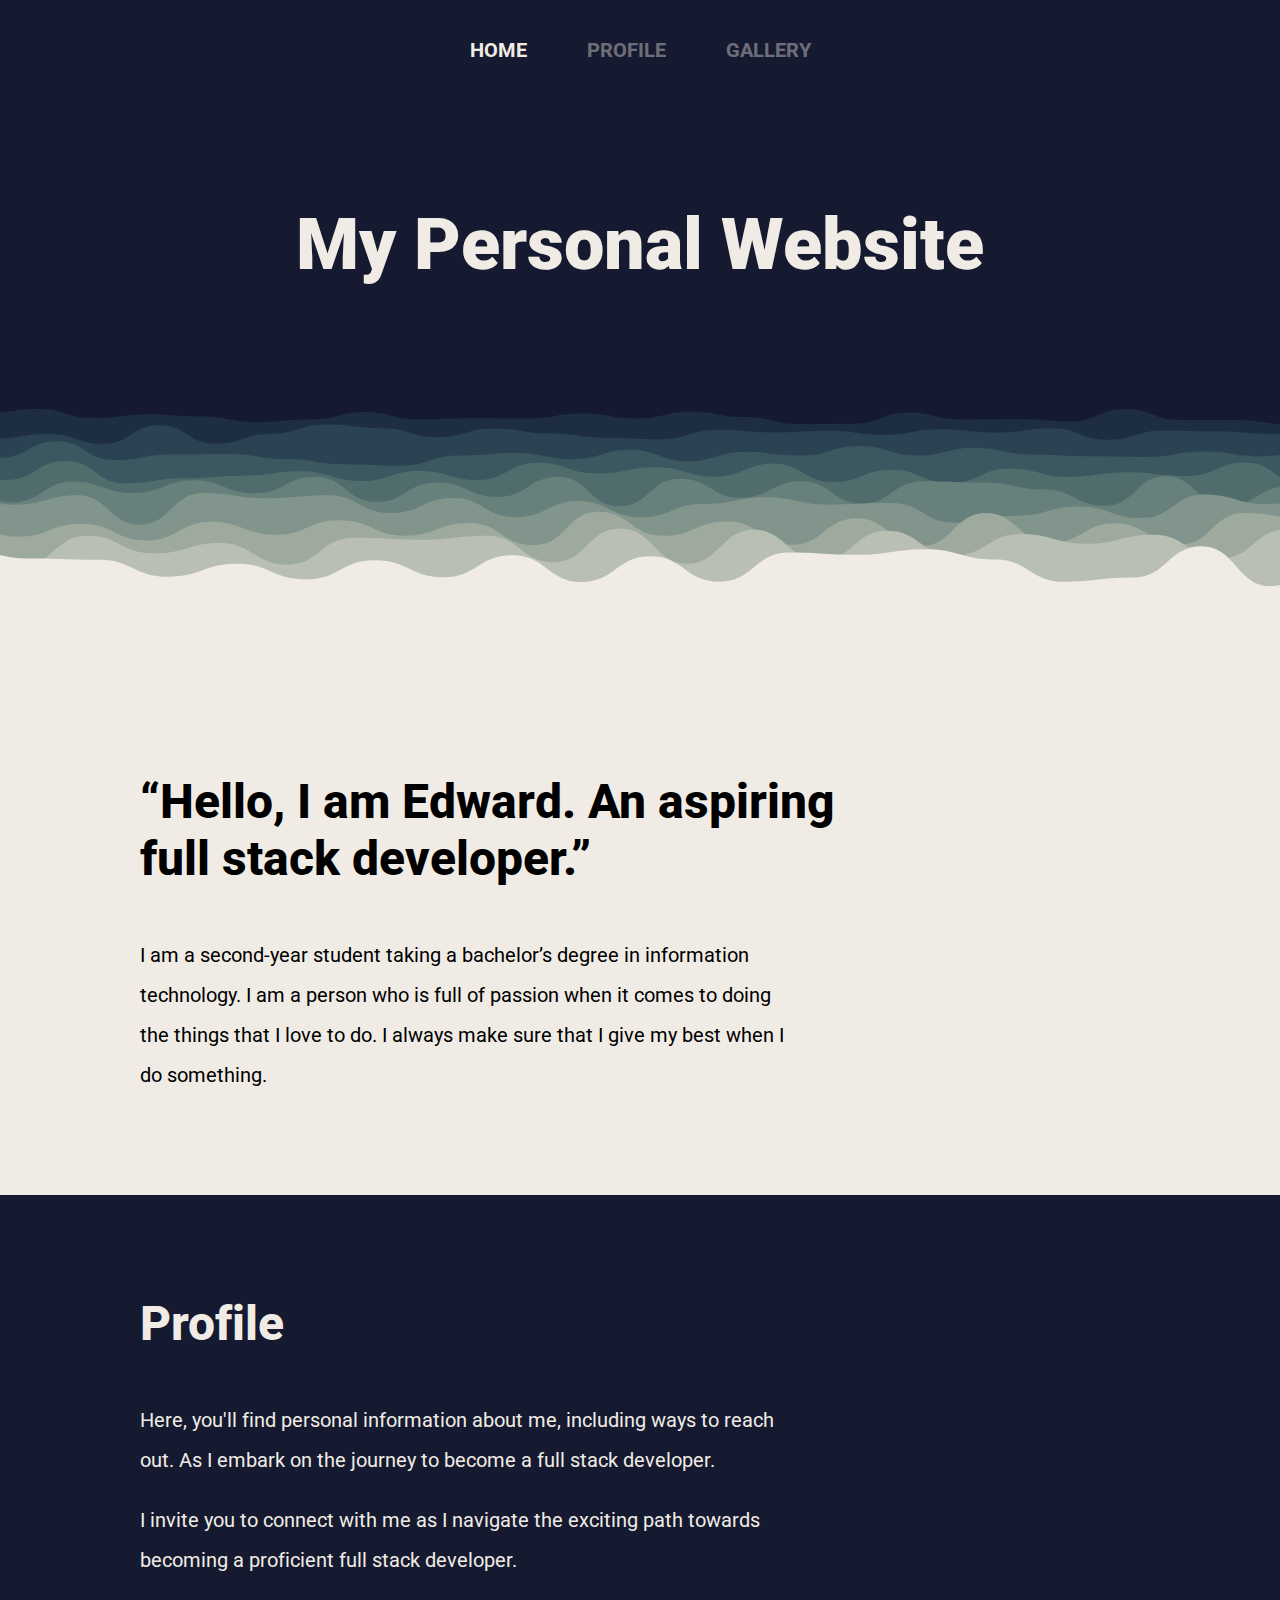
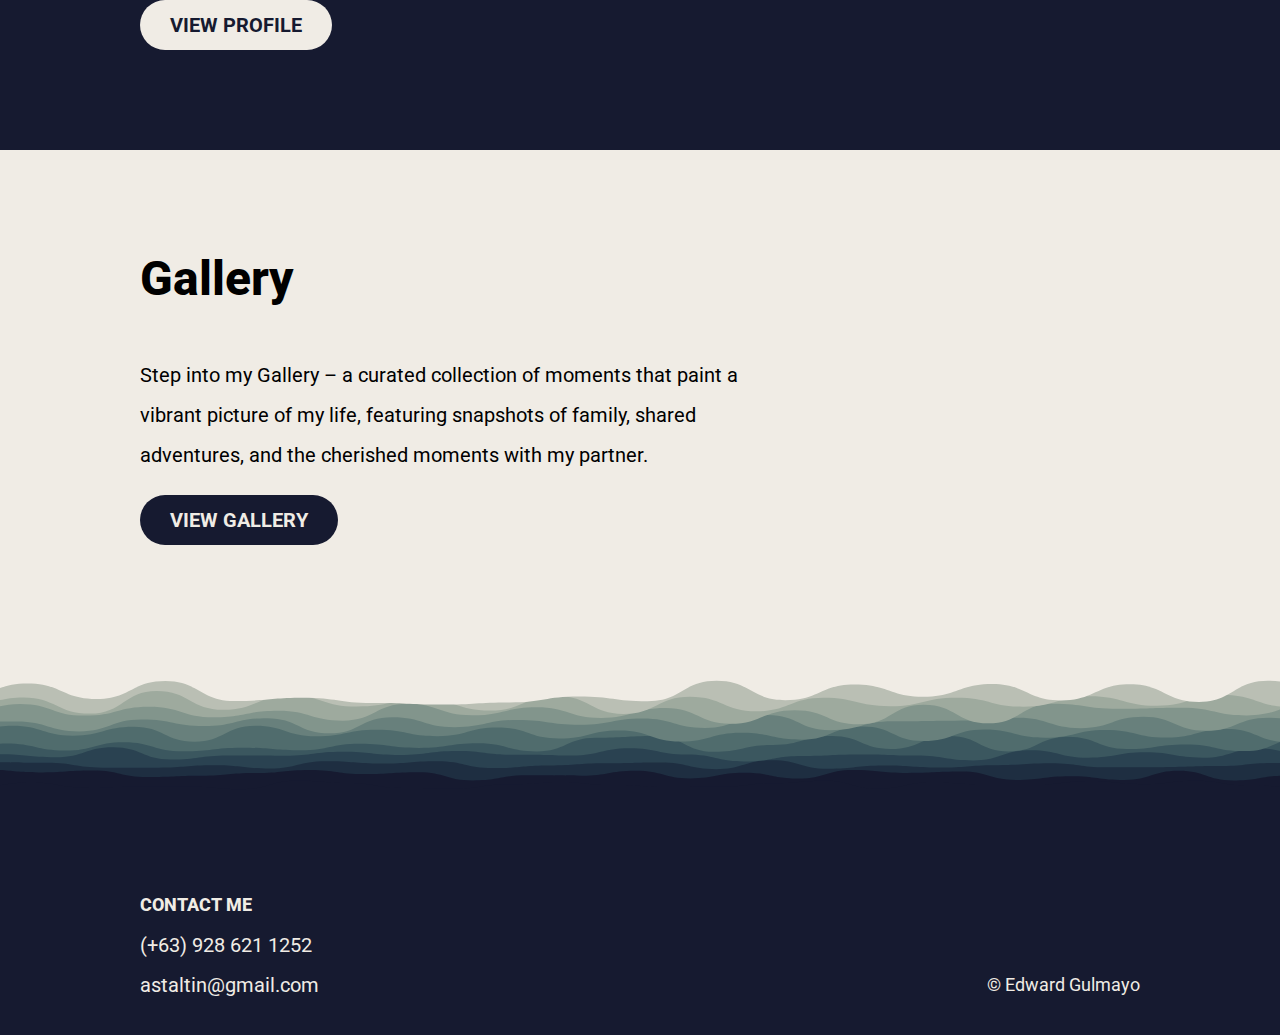
<file: index.html>
<!DOCTYPE html>
<html lang="en">

<head>
    <meta charset="UTF-8" />
    <meta http-equiv="X-UA-Compatible" content="ie=edge" />
    <meta name="viewport" content="width=device-width, initial-scale=1.0" />
    <meta name="author" content="Edward Gulmayo" />
    <meta name="description" content="Welcome to my personal website!" />
    <title>Personal Website</title>
    <!-- preconnects -->
    <link rel="preconnect" href="https://fonts.googleapis.com" />
    <link rel="preconnect" href="https://fonts.gstatic.com" crossorigin />
    <!-- favicons -->
    <link rel="apple-touch-icon" sizes="180x180" href="images/favicon/apple-touch-icon.png" />
    <link rel="icon" type="image/png" sizes="32x32" href="images/favicon/favicon-32x32.png" />
    <link rel="icon" type="image/png" sizes="16x16" href="images/favicon/favicon-16x16.png" />
    <link rel="manifest" href="site.webmanifest" />
    <!-- preloads -->
    <link rel="preload" as="image" type="image/svg+xml" href="images/ocean-live-675.svg" />
    <link rel="preload" as="style"
        href="https://fonts.googleapis.com/css2?family=Roboto:wght@400;700;900&display=swap" />
    <link rel="preload" as="image" type="image/svg+xml" href="images/ocean-live-350.svg" />
    <!-- styles -->
    <link rel="stylesheet" href="https://fonts.googleapis.com/css2?family=Roboto:wght@400;700;900&display=swap" />
    <link rel="stylesheet" href="css/base.css" />
    <link rel="stylesheet" href="css/utilities.css" />
    <link rel="stylesheet" href="css/layout.css" />
    <link rel="stylesheet" href="css/components.css" />
    <link rel="stylesheet" href="css/style.css" />
</head>

<body>
    <header class="layout primary-header">
        <nav class="primary-nav">
            <ul>
                <li><a href="index.html" data-current-link>Home</a></li>
                <li><a href="pages/profile/index.html">Profile</a></li>
                <li><a href="pages/gallery/index.html">Gallery</a></li>
            </ul>
        </nav>

        <section class="landing">
            <h1>My Personal Website</h1>
        </section>

        <div class="full-width" style="height:286px;overflow:hidden;transform:rotate(180deg);">
            <div
                style="height:675px;background:url('images/ocean-live-675.svg') repeat-x center;transform:rotate(180deg);">
            </div>
        </div>
    </header>

    <main class="primary-main">
        <div class="layout main-content">
            <section>
                <h2><q>Hello, I am Edward. An aspiring <br> full stack developer.</q></h2>

                <p>I am a second-year student taking a bachelor’s degree in information technology. I am a person who is
                    full of passion when it comes to doing the things that I love to do. I always make sure that I give
                    my
                    best when I do something.</p>
            </section>

            <section class="full-width-content section-highlight">
                <h2>Profile</h2>

                <p>Here, you'll find personal information about me, including ways to reach out. As I embark on the
                    journey to become a full stack developer.</p>
                <p>I invite you to connect with me as I navigate the exciting path towards becoming a proficient full
                    stack developer.</p>

                <a class="button" href="pages/profile/index.html" role="button">View Profile</a>
            </section>

            <section>
                <h2>Gallery</h2>

                <p>Step into my Gallery – a curated collection of moments that paint a vibrant picture of my life,
                    featuring snapshots of family, shared adventures, and the cherished moments with my partner.</p>

                <a class="button" href="pages/gallery/index.html" role="button">View Gallery</a>
            </section>
        </div>
    </main>

    <footer class="layout primary-footer">
        <div class="full-width" style="height:145px;overflow:hidden;">
            <div style="height:350px;background:url('images/ocean-live-350.svg') repeat-x center;">
            </div>
        </div>

        <div>
            <section class="contact-section">
                <h2>Contact me</h2>

                <ul>
                    <li><a href="tel:+639286211252">(+63) 928 621 1252</a></li>
                    <li><a href="mailto:astaltin@gmail.com">astaltin@gmail.com</a></li>
                </ul>
            </section>

            <p class="copyright-text">&copy; Edward Gulmayo</p>
        </div>
    </footer>
</body>

</html>
</file>
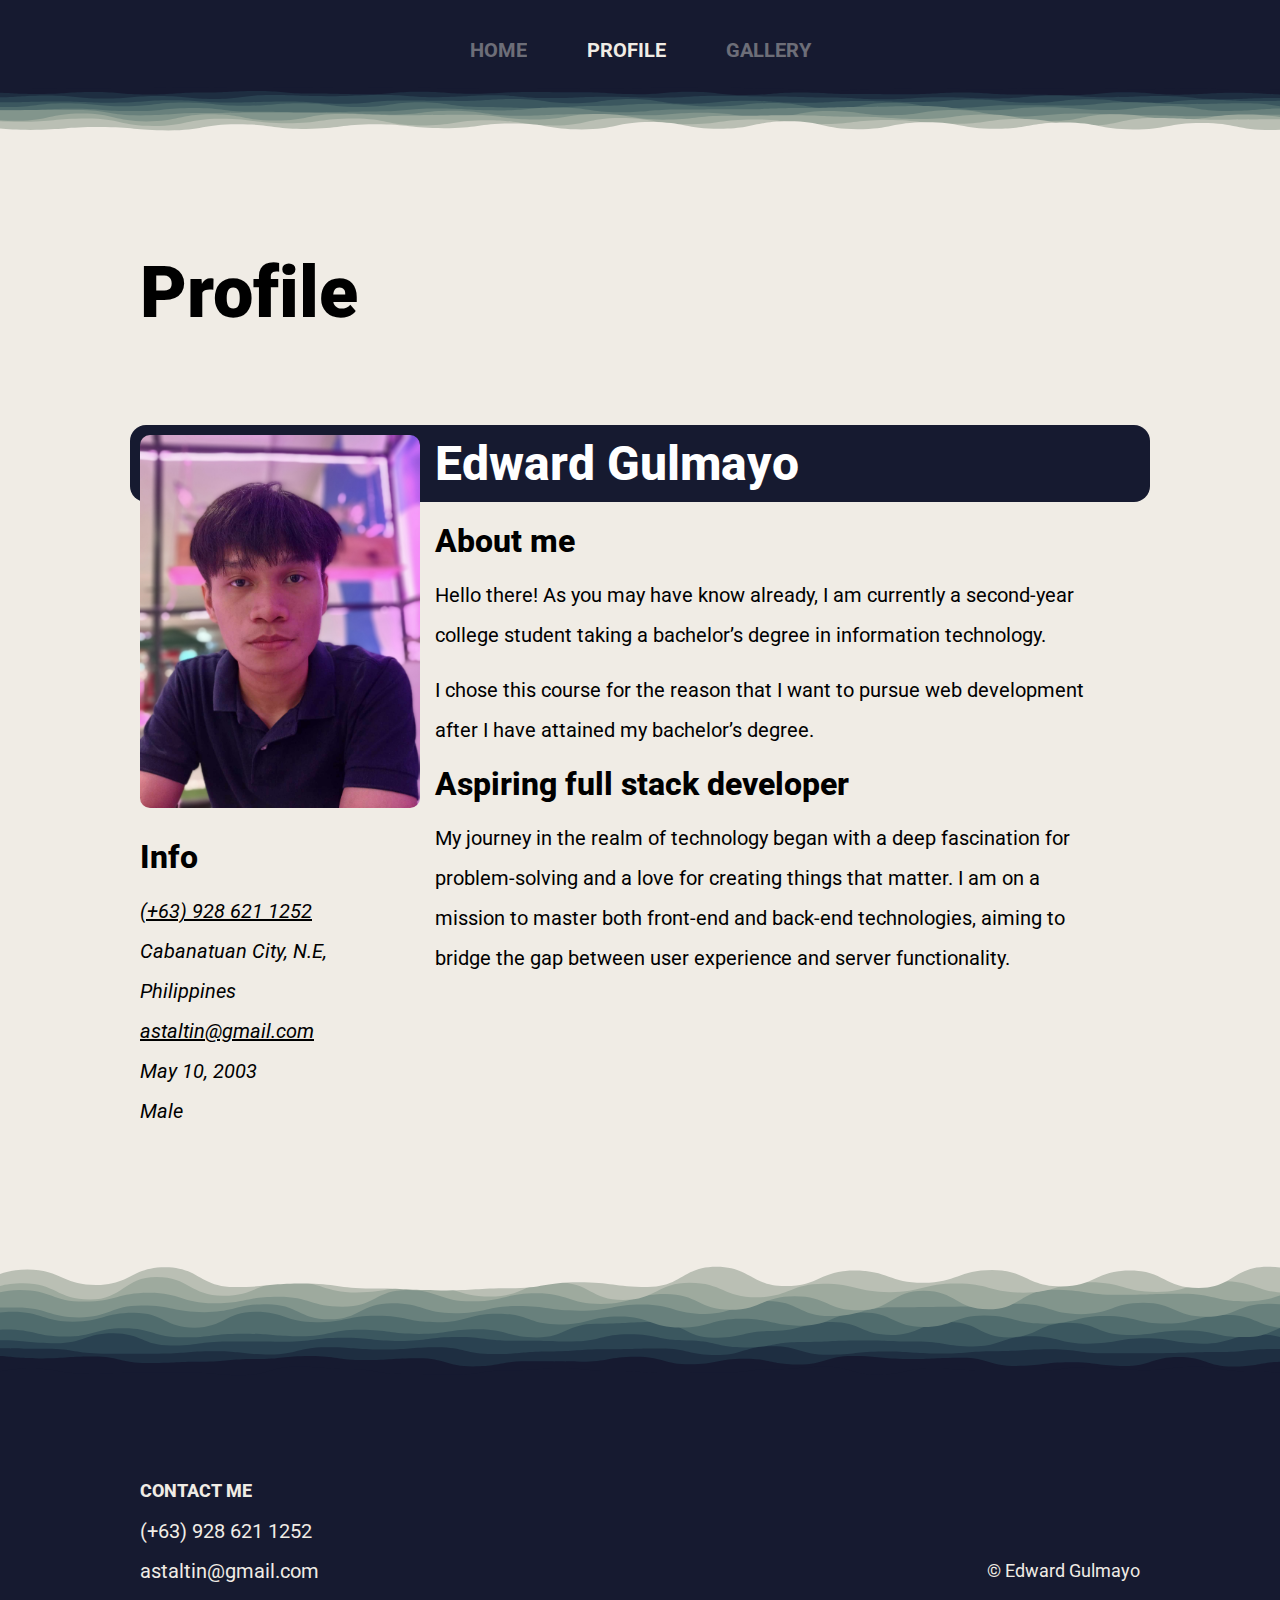
<file: pages/profile/index.html>
<!DOCTYPE html>
<html lang="en">

<head>
    <meta charset="UTF-8" />
    <meta http-equiv="X-UA-Compatible" content="ie=edge" />
    <meta name="viewport" content="width=device-width, initial-scale=1.0" />
    <meta name="author" content="Edward Gulmayo" />
    <meta name="description"
        content="Here, you'll find personal information about me, including ways to reach out. As I embark on the journey to become a full stack developer. I invite you to connect with me as I navigate the exciting path towards becoming a proficient full stack developer." />
    <title>Profile | Personal Website</title>
    <base href="../../" />
    <!-- preconnects -->
    <link rel="preconnect" href="https://fonts.googleapis.com" />
    <link rel="preconnect" href="https://fonts.gstatic.com" crossorigin />
    <!-- favicons -->
    <link rel="apple-touch-icon" sizes="180x180" href="images/favicon/apple-touch-icon.png" />
    <link rel="icon" type="image/png" sizes="32x32" href="images/favicon/favicon-32x32.png" />
    <link rel="icon" type="image/png" sizes="16x16" href="images/favicon/favicon-16x16.png" />
    <link rel="manifest" href="site.webmanifest" />
    <!-- preloads -->
    <link rel="preload" as="image" type="image/svg+xml" href="images/ocean-live-150.svg" />
    <link rel="preload" as="style"
        href="https://fonts.googleapis.com/css2?family=Roboto:wght@400;700;900&display=swap" />
    <link rel="preload" as="image" type="image/svg+xml" href="images/ocean-live-350.svg" />
    <!-- styles -->
    <link rel="stylesheet" href="https://fonts.googleapis.com/css2?family=Roboto:wght@400;700;900&display=swap" />
    <link rel="stylesheet" href="css/base.css" />
    <link rel="stylesheet" href="css/utilities.css" />
    <link rel="stylesheet" href="css/layout.css" />
    <link rel="stylesheet" href="css/components.css" />
    <link rel="stylesheet" href="css/style.css" />
</head>

<body>
    <header class="layout secondary-header">
        <nav class="primary-nav">
            <ul>
                <li><a href="index.html">Home</a></li>
                <li><a href="pages/profile/index.html" data-current-link>Profile</a></li>
                <li><a href="pages/gallery/index.html">Gallery</a></li>
            </ul>
        </nav>

        <div class="full-width" style="height:63px;overflow:hidden;transform:rotate(180deg);">
            <div
                style="height:150px;background:url('images/ocean-live-150.svg') repeat-x center;transform:rotate(180deg);">
            </div>
        </div>
    </header>

    <main class="primary-main">
        <div class="layout main-content">
            <h1>Profile</h1>

            <section class="profile">
                <h2 class="profile__title">Edward Gulmayo</h2>

                <img class="profile__image" src="images/edward-gulmayo.jpg" alt="A picture of Edward" />

                <section class="profile__info">

                    <h3>Info</h3>

                    <ul>
                        <li><a href="tel:+639286211252">(+63) 928 621 1252</a></li>
                        <li>Cabanatuan City, N.E, Philippines</li>
                        <li><a href="mailto:astaltin@gmail.com">astaltin@gmail.com</a></li>
                        <li>May 10, 2003</li>
                        <li>Male</li>
                    </ul>
                </section>

                <div class="profile__paragraph">
                    <section>
                        <h3>About me</h3>

                        <p>Hello there! As you may have know already, I am currently a second-year college student
                            taking a
                            bachelor’s degree in information technology.</p>
                        <p>I chose this course for the reason that I want to pursue web development after I have
                            attained my
                            bachelor’s degree. </p>
                    </section>

                    <section>
                        <h3>Aspiring full stack developer</h3>

                        <p>My journey in the realm of technology began with a deep fascination for problem-solving and a
                            love for creating things that matter. I am on a mission to master both front-end and
                            back-end
                            technologies, aiming to bridge the gap between user experience and server functionality.</p>
                    </section>
                </div>
            </section>
        </div>
    </main>

    <footer class="layout primary-footer">
        <div class="full-width" style="height:145px;overflow:hidden;">
            <div style="height:350px;background:url('images/ocean-live-350.svg') repeat-x center;">
            </div>
        </div>

        <div>
            <section class="contact-section">
                <h2>Contact me</h2>

                <ul>
                    <li><a href="tel:+639286211252">(+63) 928 621 1252</a></li>
                    <li><a href="mailto:astaltin@gmail.com">astaltin@gmail.com</a></li>
                </ul>
            </section>

            <p class="copyright-text">&copy; Edward Gulmayo</p>
        </div>
    </footer>
</body>

</html>
</file>
<file: css/base.css>
/*====================*
    VARIABLES
 *====================*/
:root {
    --rounded: .625rem;
    --rounded-medium: 1rem;
    --rounded-full: 9999px;

    --fw-900: 900;
    --fw-800: 800;
    --fw-700: 700;

    --fs-small: 1.125rem;
    --fs-base: 1.25rem;
    --fs-medium: 2rem;
    --fs-large: 3rem;
    --fs-xlarge: 4.5rem;

    --ff: 'Roboto', sans-serif;

    --clr-primary: #161A30;
    --clr-secondary: #F0ECE5;

    --clr-neutral-100: #fff;
    --clr-neutral-500: hsl(0, 0%, 50%);
    --clr-neutral-800: hsl(0, 0%, 10%);
    --clr-neutral-900: #000;
}

/*====================*
    RESETS
 *====================*/
*, *::before, *::after {
    box-sizing: border-box;
}

* {
    margin: 0;
    padding: 0;
    font: inherit;
}

a,
span,
svg, img,
ul, li {
    display: block;
}

svg,
img {
    max-width: 100%;
}

a {
    text-decoration: none;
    color: inherit;
}

html {
    scroll-behavior: smooth;
}

@media only screen and (max-width: 640px) {
    html {
        font-size: 90%;
    }

}

body {
    display: grid;
    grid-template-rows: auto 1fr auto;
    min-height: 100vh;
    min-height: 100svh;
    background-color: var(--clr-secondary);
    font: var(--fs-base)/2em var(--ff);
    text-rendering: optimizeSpeed;
    color: var(--clr-neutral-900);
}

body::-webkit-scrollbar {
    width: .3125rem;
}

body::-webkit-scrollbar-track {
    background-color: var(--clr-neutral-500);
}

body::-webkit-scrollbar-thumb {
    border-radius: var(--rounded-full);
    background-color: var(--clr-neutral-800);
}

/*====================*
    TYPOGRAPHY
 *====================*/
h1, h2, h3 {
    line-height: normal;
}

h2, h3 {
    font-weight: var(--fw-800);
}

h1 {
    font-weight: var(--fw-900);
    font-size: var(--fs-xlarge);
}

h2 {
font-size: var(--fs-large);
}

h3 {
    font-size: var(--fs-medium);
}
</file>
<file: css/utilities.css>
/*====================*
    UTILITIES
 *====================*/
.layout {
    --padding-inline: .9375rem;
    --content-min-width: calc(100% - var(--padding-inline) * 2);
    --content-max-width: 62.5rem;

    display: grid;
    grid-template-columns: 
        [full-width-start] minmax(var(--padding-inline), 1fr)
        [content-start] min(var(--content-min-width), var(--content-max-width)) [content-end]
        minmax(var(--padding-inline), 1fr) [full-width-end];
    row-gap: var(--row-gap);
}

.layout > :not(.full-width, .full-width-content),
.full-width-content > :not(.full-width, .full-width-content) {
    grid-column: content;
}

.full-width {
    grid-column: full-width;
}

.full-width-content {
    grid-column: full-width;
    display: inherit;
    grid-template-columns: inherit;
}
</file>
<file: css/layout.css>
.primary-header, .primary-footer, 
.secondary-header, .secondary-footer {
    background-position-x: center;
}

.primary-header,
.secondary-header {
    --row-gap: 6.25rem;
    position: relative;
}   

.primary-header::after,
.secondary-header::after {
    position: absolute;
    bottom: -.625rem;
    width: 100%;
    height: 1.25rem;
    content: "";    
}

.secondary-header {
    --row-gap: 0;
}

.landing {
    text-align: center;
}

.main-content {
    --row-gap: 6.25rem;
    padding-block: var(--row-gap);
}

.main-content > .section-highlight {
    padding-block: 6.25rem;
}

.main-content > section:not(.gallery) > :not(.button) {
    max-width: 60ch;
}

.main-content > section:not(.profile, .gallery) > :not(:last-child) {
    padding-bottom: 1em;
}

.profile {
    --spacer: .9375rem;
    position: relative;
    display: grid;
    grid-template-columns: 17.5rem;
    grid-template-rows: minmax(57.2333px, auto);
    grid-template-areas: 
        "image heading"
        "image paragraph"
        "info paragraph";
    gap: var(--spacer); 
}

.profile::before {
    grid-row: 1 / 2;
    position: absolute;
    inset: 0;
    inset: -.625rem;
    z-index: -1;
    content: "";
}

.profile section > h3,
.profile section > p:not(:last-of-type) {
    padding-bottom: var(--spacer);
}

.profile__title {
    grid-area: heading;
}

.profile__image {
    grid-area: image;
    width: 100%;    
    margin-bottom: var(--spacer);
}

.profile__paragraph {
    grid-area: paragraph;
}

.profile__paragraph > section:not(:last-of-type) {
    margin-block: var(--spacer);
}

.profile__info {
    grid-area: info;
}

.gallery {
    --item-gap: .5em;
    display: flex;
    flex-wrap: wrap;
    gap: var(--item-gap);
}

.gallery > div {
    flex: 1 1 calc((var(--content-max-width) - (var(--item-gap) * 2))  / 3);

    display: flex;
    flex-direction: column;
    gap: var(--item-gap);
}

.gallery > div > img {
    flex: auto;

    object-fit: cover;
    object-position: center;
    width: 100%;
    overflow: hidden;
}

@media only screen and (max-width: 971px) {
    .profile {
        grid-template-areas: 
            "image heading"
            "image info"
            "paragraph paragraph";
    }

    .profile::before {
        grid-row-end: 3;
    }

    .profile > img {
        margin-bottom: 0;
    }

    .profile__info > * {
        color: var(--clr-secondary);
    }
}

@media only screen and (max-width: 687px) {
    .profile {
        grid-template-columns: initial;
        grid-template-rows: initial;
        grid-template-areas: 
            "heading"
            "image"
            "info"
            "paragraph";
    }

    .profile::before {
        grid-row-end: 2;
    }

    .profile__info > * {
        color: inherit;
    }
}
</file>
<file: css/components.css>
/*====================*
    BUTTON
 *====================*/
.button {
    border-radius: var(--rounded-full);
    max-width: fit-content;
    background: var(--clr-primary);
    padding: .75em 1.5em;
    font-weight: var(--fw-700);
    line-height: 1em;
    text-transform: uppercase;
    color: var(--clr-secondary);
    transition: 
        transform 100ms ease-in-out, 
        box-shadow 100ms ease-in-out;
}

.button:hover {
    transform: scale(1.03);
    box-shadow: 0 .15em .25em .05em #00000080;
    filter: brightness(85%);
}

/*====================*
    NAVIGATION
 *====================*/
.primary-nav {
    padding-block: 1.5em 1.615em;
}

.secondary-header > .primary-nav {
    padding-bottom: .85em;
}

.primary-nav > ul {
    display: flex;
    flex-wrap: wrap;
    justify-content: center;
    align-items: center;
    gap: .75em 3em;   
}

.primary-nav > ul > li {
    font-weight: var(--fw-700);
    text-transform: uppercase;
}

.primary-nav > ul > li > a:not([data-current-link]) {
    opacity: .4;
}

.primary-nav > ul > li > a:not([data-current-link]):hover {
    opacity: .6;
}

/*====================*
    FOOTER
 *====================*/
.primary-footer {
    background-color: var(--clr-primary);
}

.primary-footer h2 {
    font-size: var(--fs-small);
    line-height: inherit;
    text-transform: uppercase;
}

.primary-footer p {
    font-size: var(--fs-small);
}

.primary-footer > :not(.full-width) {
    display: grid;
    grid-template-areas: 
        "contact ."
        "contact copyright";
    padding-block: 4.75em 1.5em;
}

.contact-section {
    grid-area: contact;
    width: fit-content;
}

.contact-section > ul > li > a:hover {
    text-decoration: underline;
}

.copyright-text {
    grid-area: copyright;
    justify-self: flex-end;
}

@media only screen and (max-width: 640px) {
    .primary-footer > :not(.full-width) {
        grid-template-areas: 
            "contact"
            "copyright";
    }

    .copyright-text {
        margin-top: 0.833331em;
        justify-self: initial;
    }
}
</file>
<file: css/style.css>
.primary-header, .primary-footer, 
.secondary-header, .secondary-footer {
    color: var(--clr-secondary);
}

.primary-header,
.secondary-header {
    background-color: var(--clr-primary);
}

.primary-header::after,
.secondary-header::after {
    background-color: var(--clr-secondary);
}

.main-content > .section-highlight {
    background-color: var(--clr-primary);
    color: var(--clr-secondary);
}

.section-highlight > .button {
    background-color: var(--clr-secondary);
    color: var(--clr-primary);
}

.profile::before {
    border-radius: var(--rounded-medium);
    background-color: var(--clr-primary);
}

.profile__title {
    color: var(--clr-neutral-100);
}

.profile__image {
    border-radius: var(--rounded);
    background-color: var(--clr-neutral-500);
}

.profile__info > ul {
    font-style: oblique;
}

.profile__info > ul > li > a {
    width: fit-content;
    text-decoration: underline;
}

.profile__info > ul > li > a:hover {
    text-decoration: none;
}   

.gallery {
    border-radius: var(--rounded);
}

.gallery > div > img {
    border-radius: var(--rounded);
    background-color: var(--clr-neutral-500);
}
</file>
